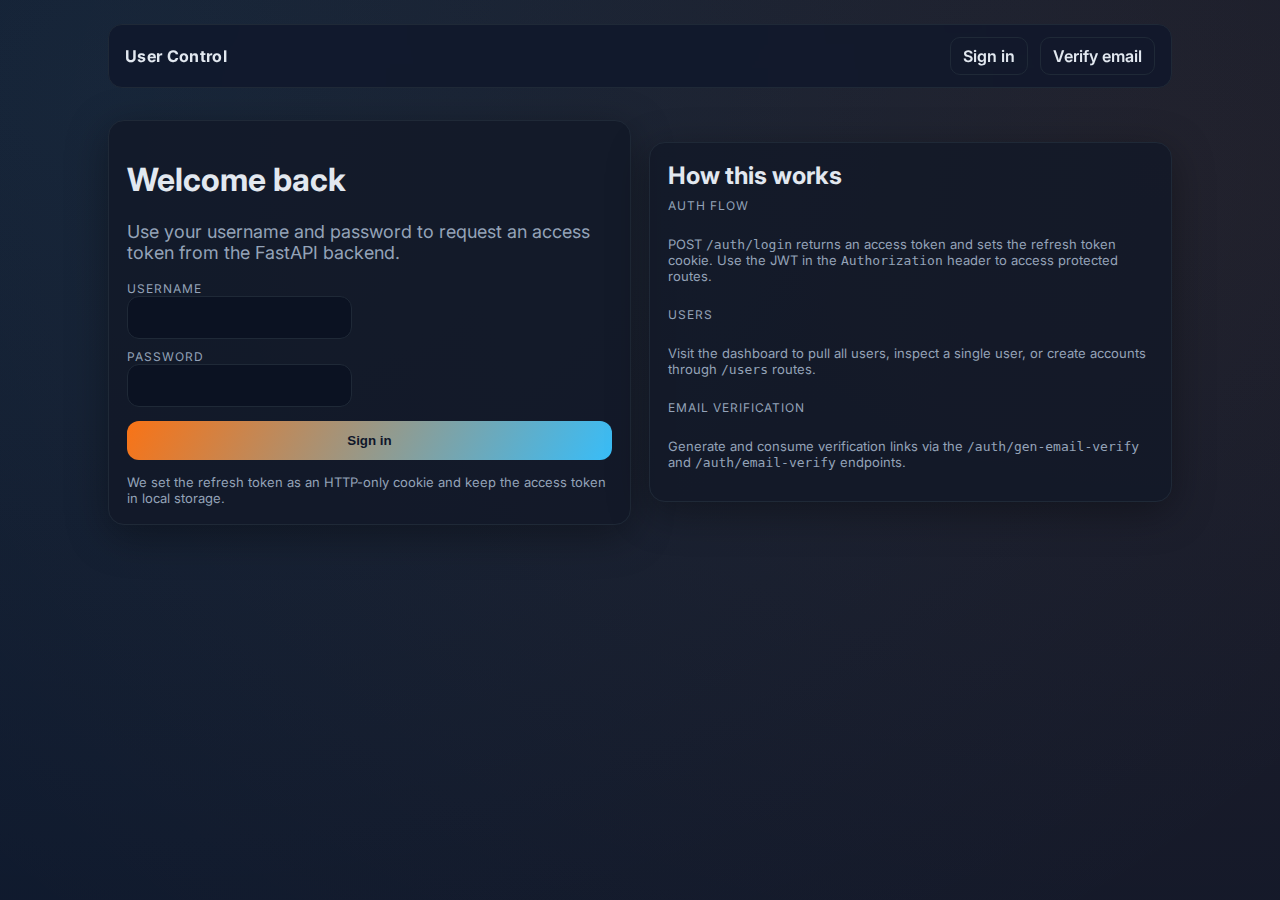
<file: frontend/index.html>
<!DOCTYPE html>
<html lang="en">
<head>
  <meta charset="UTF-8">
  <meta name="viewport" content="width=device-width, initial-scale=1.0">
  <title>User Control | Sign In</title>
  <link rel="preconnect" href="https://fonts.googleapis.com">
  <link rel="preconnect" href="https://fonts.gstatic.com" crossorigin>
  <link href="https://fonts.googleapis.com/css2?family=Inter:wght@400;600;700&display=swap" rel="stylesheet">
  <link rel="stylesheet" href="./assets/styles.css">
</head>
<body>
  <div class="page">
    <nav class="nav">
      <a class="brand" href="./index.html">User Control</a>
      <div class="nav-links">
        <a href="./index.html">Sign in</a>
        <a href="./verify.html">Verify email</a>
      </div>
    </nav>

    <section class="hero">
      <div class="card">
        <h1>Welcome back</h1>
        <p class="tagline">Use your username and password to request an access token from the FastAPI backend.</p>

        <div id="login-status" class="status" hidden></div>

        <form id="login-form" class="form">
          <div class="stack">
            <label>
              <div class="eyebrow">Username</div>
              <input class="input" type="text" name="username" autocomplete="username" required>
            </label>
            <label>
              <div class="eyebrow">Password</div>
              <input class="input" type="password" name="password" autocomplete="current-password" required>
            </label>
          </div>
          <button class="btn" type="submit">Sign in</button>
          <div class="small">We set the refresh token as an HTTP-only cookie and keep the access token in local storage.</div>
        </form>
      </div>

      <div class="card">
        <h2>How this works</h2>
        <div class="stack">
          <div class="eyebrow">Auth flow</div>
          <p class="small">POST <code>/auth/login</code> returns an access token and sets the refresh token cookie. Use the JWT in the <code>Authorization</code> header to access protected routes.</p>
          <div class="eyebrow">Users</div>
          <p class="small">Visit the dashboard to pull all users, inspect a single user, or create accounts through <code>/users</code> routes.</p>
          <div class="eyebrow">Email verification</div>
          <p class="small">Generate and consume verification links via the <code>/auth/gen-email-verify</code> and <code>/auth/email-verify</code> endpoints.</p>
        </div>
      </div>
    </section>
  </div>

  <script type="module" src="./scripts/login.js"></script>
</body>
</html>
</file>
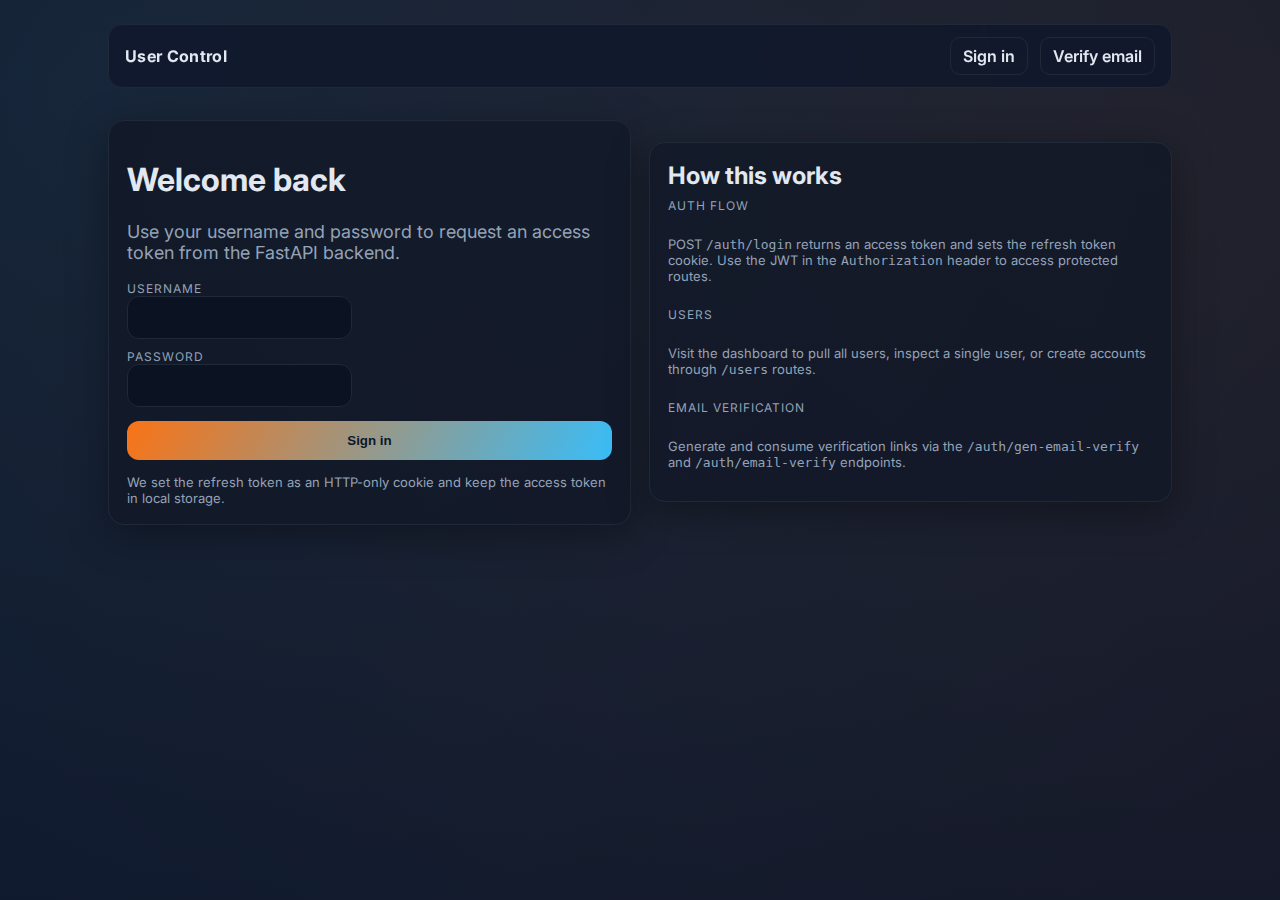
<file: frontend/create-user.html>
<!DOCTYPE html>
<html lang="en">
<head>
  <meta charset="UTF-8">
  <meta name="viewport" content="width=device-width, initial-scale=1.0">
  <title>User Control | Create user</title>
  <link rel="preconnect" href="https://fonts.googleapis.com">
  <link rel="preconnect" href="https://fonts.gstatic.com" crossorigin>
  <link href="https://fonts.googleapis.com/css2?family=Inter:wght@400;600;700&display=swap" rel="stylesheet">
  <link rel="stylesheet" href="./assets/styles.css">
</head>
<body>
  <div class="page">
    <nav class="nav">
      <a class="brand" href="./dashboard.html">User Control</a>
      <div class="nav-links">
        <a href="./dashboard.html">Dashboard</a>
        <a href="./users.html">Users</a>
        <a href="./create-user.html">Create user</a>
        <a href="./verify.html">Verify email</a>
        <button data-action="logout">Logout</button>
      </div>
      <div class="small" data-user-slot></div>
    </nav>

    <section class="card" style="margin-top: 24px;">
      <div class="inline-actions">
        <h1 style="margin: 0;">Create user</h1>
        <a class="btn btn-secondary" href="./users.html">Back to list</a>
      </div>
      <p class="tagline">POST <code>/users/create</code> requires an authenticated caller. Passwords must meet the backend policy.</p>

      <div id="create-status" class="status" hidden></div>

      <form id="create-form" class="form grid two-col">
        <label>
          <div class="eyebrow">Username</div>
          <input class="input" type="text" name="username" required>
        </label>
        <label>
          <div class="eyebrow">Display name</div>
          <input class="input" type="text" name="display_name" required>
        </label>
        <label>
          <div class="eyebrow">Email</div>
          <input class="input" type="email" name="email" required>
        </label>
        <label>
          <div class="eyebrow">Job title</div>
          <input class="input" type="text" name="job_title" required>
        </label>
        <label>
          <div class="eyebrow">Password</div>
          <input class="input" type="password" name="password" required>
        </label>
        <label>
          <div class="eyebrow">Bio</div>
          <textarea class="input" name="bio" rows="3" placeholder="Optional"></textarea>
        </label>
        <div class="grid" style="grid-column: 1 / -1; gap: 10px;">
          <button class="btn" type="submit">Create</button>
          <div class="small">Backend enforces username uniqueness and password rules (length, upper/lowercase, digit, symbol).</div>
        </div>
      </form>
    </section>
  </div>

  <script type="module" src="./scripts/create-user.js"></script>
</body>
</html>
</file>
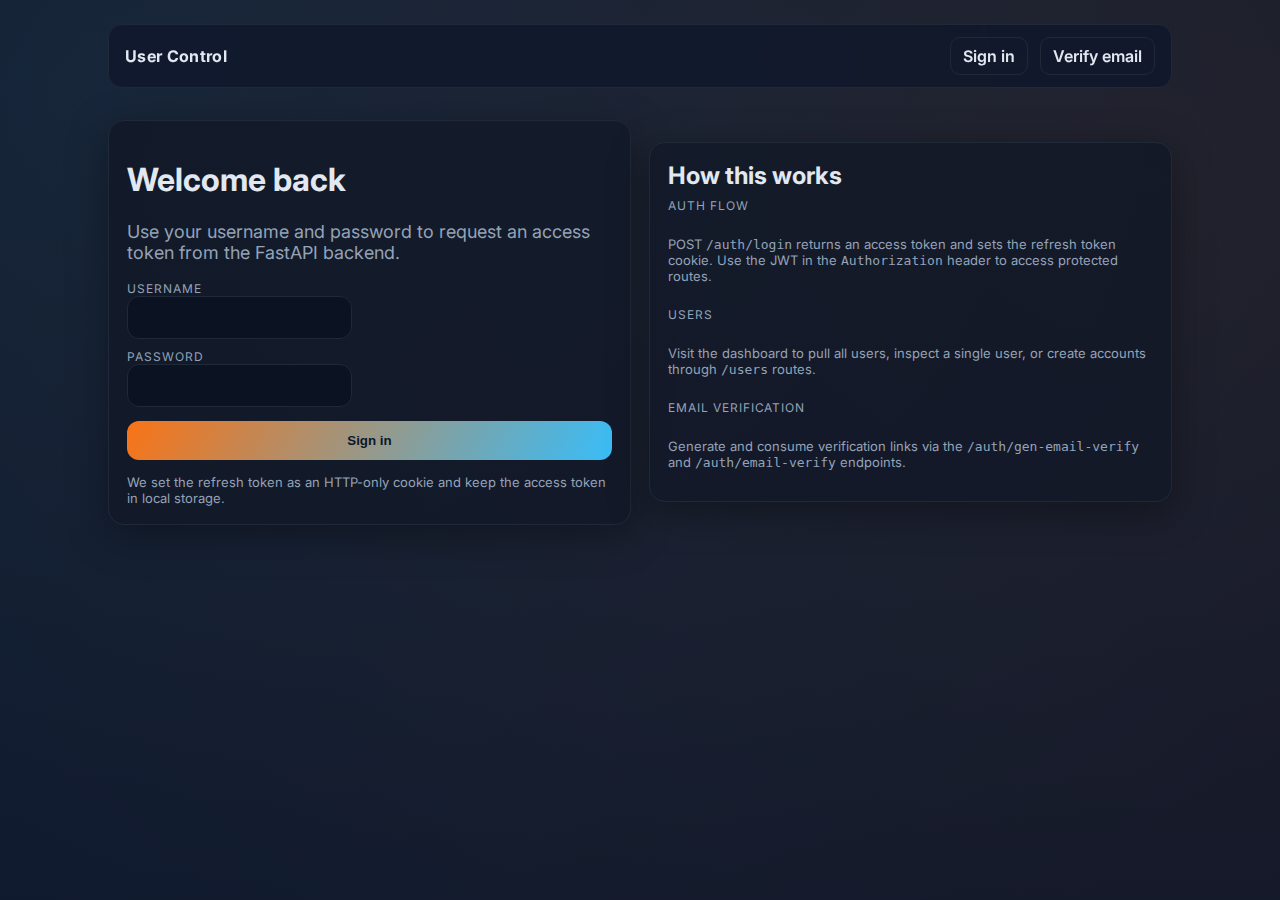
<file: frontend/dashboard.html>
<!DOCTYPE html>
<html lang="en">
<head>
  <meta charset="UTF-8">
  <meta name="viewport" content="width=device-width, initial-scale=1.0">
  <title>User Control | Dashboard</title>
  <link rel="preconnect" href="https://fonts.googleapis.com">
  <link rel="preconnect" href="https://fonts.gstatic.com" crossorigin>
  <link href="https://fonts.googleapis.com/css2?family=Inter:wght@400;600;700&display=swap" rel="stylesheet">
  <link rel="stylesheet" href="./assets/styles.css">
</head>
<body>
  <div class="page">
    <nav class="nav">
      <a class="brand" href="./dashboard.html">User Control</a>
      <div class="nav-links">
        <a href="./dashboard.html">Dashboard</a>
        <a href="./users.html">Users</a>
        <a href="./create-user.html">Create user</a>
        <a href="./verify.html">Verify email</a>
        <button data-action="logout">Logout</button>
      </div>
      <div class="small" data-user-slot></div>
    </nav>

    <section class="hero">
      <div class="card">
        <h1>Control center</h1>
        <p class="tagline">Inspect users, create accounts, and manage email verification with the FastAPI backend.</p>
        <div class="grid two-col">
          <div>
            <div class="eyebrow">Your auth token</div>
            <div id="token-preview" class="small"></div>
          </div>
          <div>
            <div class="eyebrow">Current user</div>
            <div id="current-user" class="small"></div>
          </div>
        </div>
      </div>

      <div class="card">
        <h2>Quick actions</h2>
        <div class="grid two-col">
          <a class="btn btn-secondary" href="./users.html">View all users</a>
          <a class="btn btn-secondary" href="./create-user.html">Create a user</a>
          <a class="btn btn-secondary" href="./verify.html">Verify email token</a>
          <button class="btn btn-secondary" id="generate-link">Generate my verification link</button>
        </div>
        <div id="dashboard-status" class="status" hidden></div>
      </div>
    </section>
  </div>

  <script type="module" src="./scripts/dashboard.js"></script>
</body>
</html>
</file>
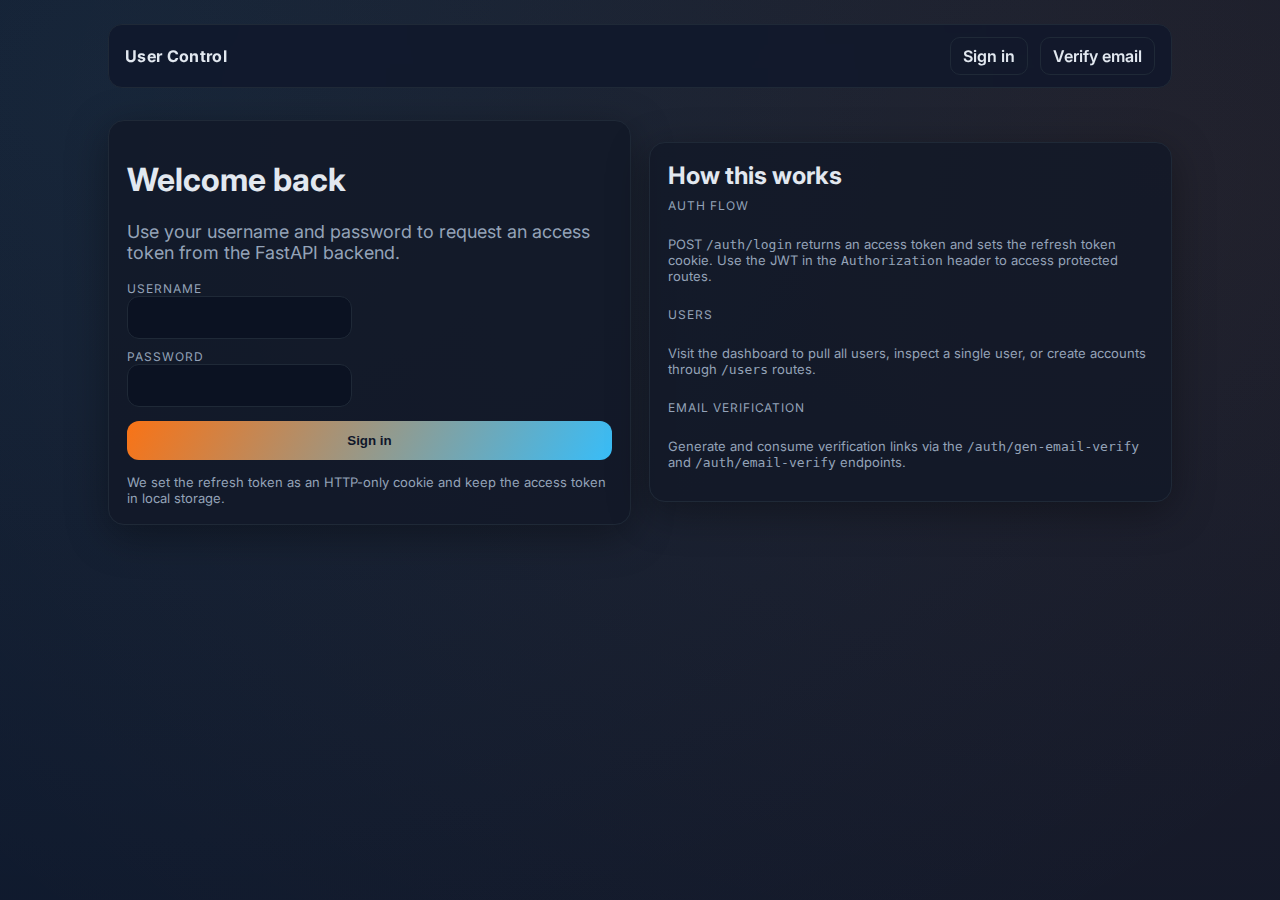
<file: frontend/user.html>
<!DOCTYPE html>
<html lang="en">
<head>
  <meta charset="UTF-8">
  <meta name="viewport" content="width=device-width, initial-scale=1.0">
  <title>User Control | User detail</title>
  <link rel="preconnect" href="https://fonts.googleapis.com">
  <link rel="preconnect" href="https://fonts.gstatic.com" crossorigin>
  <link href="https://fonts.googleapis.com/css2?family=Inter:wght@400;600;700&display=swap" rel="stylesheet">
  <link rel="stylesheet" href="./assets/styles.css">
</head>
<body>
  <div class="page">
    <nav class="nav">
      <a class="brand" href="./dashboard.html">User Control</a>
      <div class="nav-links">
        <a href="./dashboard.html">Dashboard</a>
        <a href="./users.html">Users</a>
        <a href="./create-user.html">Create user</a>
        <a href="./verify.html">Verify email</a>
        <button data-action="logout">Logout</button>
      </div>
      <div class="small" data-user-slot></div>
    </nav>

    <section class="card" style="margin-top: 24px;">
      <div class="inline-actions">
        <h1 style="margin: 0;">User detail</h1>
        <a class="btn btn-secondary" href="./users.html">Back to list</a>
        <button class="btn btn-secondary" id="generate-email-link" hidden>Generate verification link</button>
        <button class="btn btn-secondary" id="resend-email-link" hidden>Resend verification link</button>
      </div>
      <p class="tagline">Uses <code>GET /users/:id</code> to load the record. Email verification actions target the logged-in user.</p>
      <div id="user-status" class="status" hidden></div>
      <div id="user-content" class="grid two-col"></div>
    </section>
  </div>

  <script type="module" src="./scripts/user.js"></script>
</body>
</html>
</file>
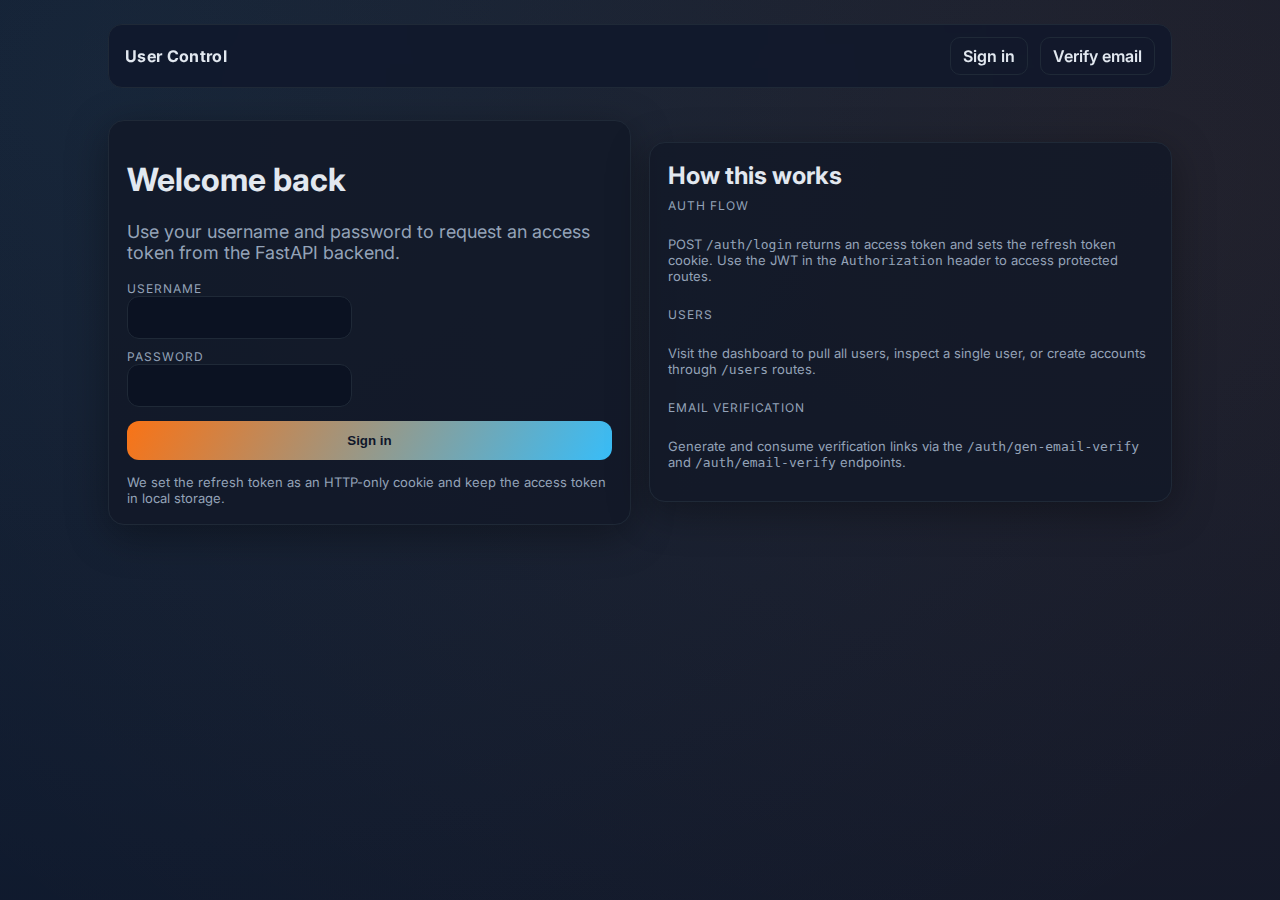
<file: frontend/users.html>
<!DOCTYPE html>
<html lang="en">
<head>
  <meta charset="UTF-8">
  <meta name="viewport" content="width=device-width, initial-scale=1.0">
  <title>User Control | Users</title>
  <link rel="preconnect" href="https://fonts.googleapis.com">
  <link rel="preconnect" href="https://fonts.gstatic.com" crossorigin>
  <link href="https://fonts.googleapis.com/css2?family=Inter:wght@400;600;700&display=swap" rel="stylesheet">
  <link rel="stylesheet" href="./assets/styles.css">
</head>
<body>
  <div class="page">
    <nav class="nav">
      <a class="brand" href="./dashboard.html">User Control</a>
      <div class="nav-links">
        <a href="./dashboard.html">Dashboard</a>
        <a href="./users.html">Users</a>
        <a href="./create-user.html">Create user</a>
        <a href="./verify.html">Verify email</a>
        <button data-action="logout">Logout</button>
      </div>
      <div class="small" data-user-slot></div>
    </nav>

    <section class="card" style="margin-top: 24px;">
      <div class="inline-actions">
        <h1 style="margin: 0;">All users</h1>
        <a class="btn btn-secondary" href="./create-user.html">New user</a>
        <button class="btn btn-secondary" id="refresh-users">Refresh</button>
      </div>
      <p class="tagline">Uses <code>GET /users</code> to fetch all records. Requires a valid JWT in the <code>Authorization</code> header.</p>
      <div id="users-status" class="status" hidden></div>
      <table class="table" id="users-table">
        <thead>
          <tr>
            <th>ID</th>
            <th>Username</th>
            <th>Email</th>
            <th>Job title</th>
            <th>Status</th>
            <th></th>
          </tr>
        </thead>
        <tbody id="users-body"></tbody>
      </table>
    </section>
  </div>

  <script type="module" src="./scripts/users.js"></script>
</body>
</html>
</file>
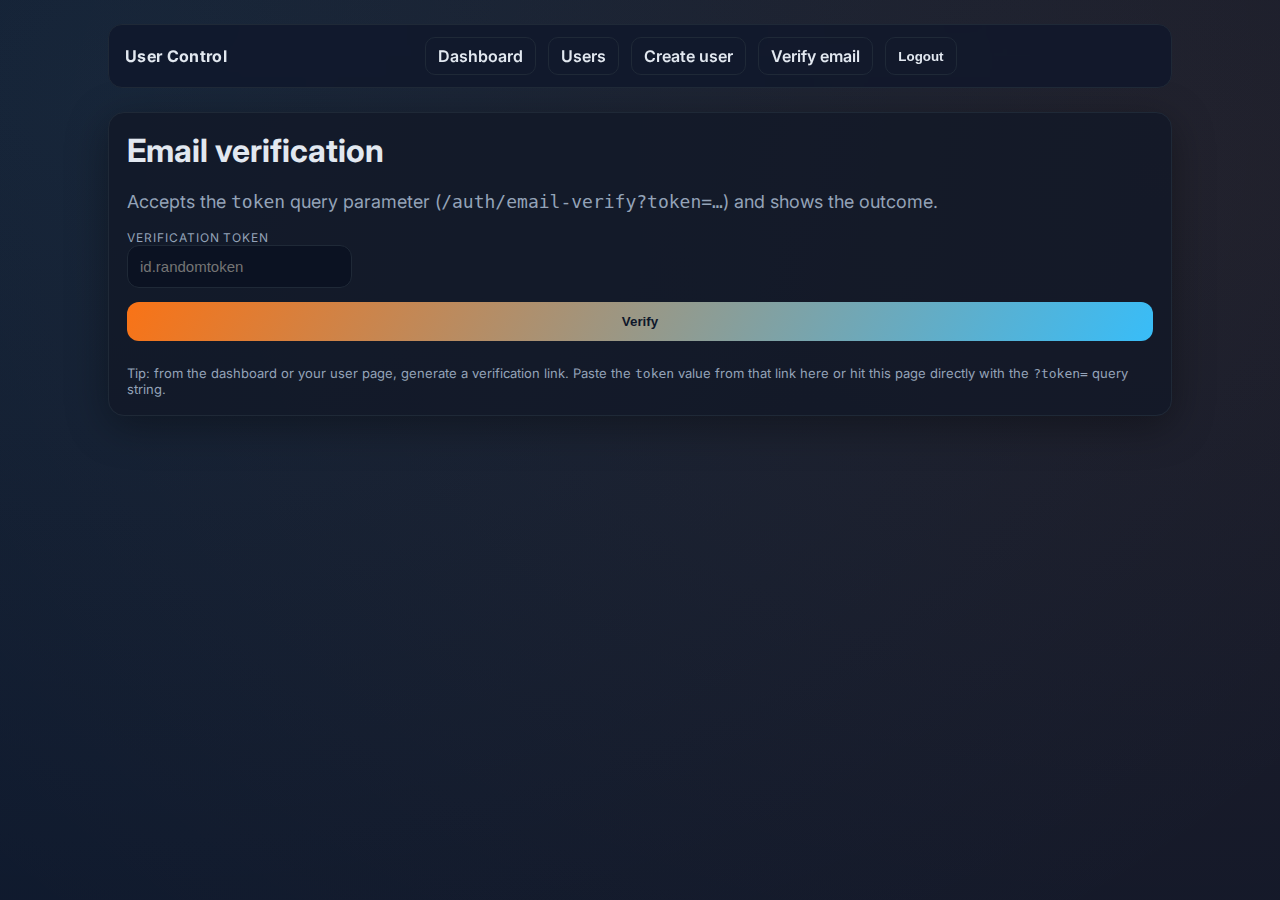
<file: frontend/verify.html>
<!DOCTYPE html>
<html lang="en">
<head>
  <meta charset="UTF-8">
  <meta name="viewport" content="width=device-width, initial-scale=1.0">
  <title>User Control | Verify email</title>
  <link rel="preconnect" href="https://fonts.googleapis.com">
  <link rel="preconnect" href="https://fonts.gstatic.com" crossorigin>
  <link href="https://fonts.googleapis.com/css2?family=Inter:wght@400;600;700&display=swap" rel="stylesheet">
  <link rel="stylesheet" href="./assets/styles.css">
</head>
<body>
  <div class="page">
    <nav class="nav">
      <a class="brand" href="./dashboard.html">User Control</a>
      <div class="nav-links">
        <a href="./dashboard.html">Dashboard</a>
        <a href="./users.html">Users</a>
        <a href="./create-user.html">Create user</a>
        <a href="./verify.html">Verify email</a>
        <button data-action="logout">Logout</button>
      </div>
      <div class="small" data-user-slot></div>
    </nav>

    <section class="card" style="margin-top: 24px;">
      <h1 style="margin-top: 0;">Email verification</h1>
      <p class="tagline">Accepts the <code>token</code> query parameter (<code>/auth/email-verify?token=…</code>) and shows the outcome.</p>

      <div id="verify-status" class="status" hidden></div>

      <form id="verify-form" class="form">
        <label>
          <div class="eyebrow">Verification token</div>
          <input class="input" type="text" name="token" required placeholder="id.randomtoken">
        </label>
        <button class="btn" type="submit">Verify</button>
      </form>

      <div class="footnote">
        Tip: from the dashboard or your user page, generate a verification link. Paste the <code>token</code> value from that link here or hit this page directly with the <code>?token=</code> query string.
      </div>
    </section>
  </div>

  <script type="module" src="./scripts/verify.js"></script>
</body>
</html>
</file>
<file: frontend/assets/styles.css>
:root {
  --bg: #0f172a;
  --panel: #111827;
  --card: #0b1222;
  --accent: #f97316;
  --accent-2: #38bdf8;
  --text: #e2e8f0;
  --muted: #94a3b8;
  --border: #1f2937;
  --success: #10b981;
  --warn: #f59e0b;
  font-family: "Inter", system-ui, -apple-system, BlinkMacSystemFont, "Segoe UI", sans-serif;
  color: var(--text);
  background: radial-gradient(120% 120% at 10% 10%, rgba(56, 189, 248, 0.08), transparent),
    radial-gradient(120% 120% at 90% 20%, rgba(249, 115, 22, 0.08), transparent),
    var(--bg);
}

*,
*::before,
*::after {
  box-sizing: border-box;
}

body {
  margin: 0;
  min-height: 100vh;
  background: transparent;
}

a {
  color: var(--accent-2);
  text-decoration: none;
}

a:hover {
  text-decoration: underline;
}

.page {
  max-width: 1100px;
  margin: 0 auto;
  padding: 24px 18px 48px;
}

.nav {
  display: flex;
  align-items: center;
  justify-content: space-between;
  background: rgba(15, 23, 42, 0.8);
  border: 1px solid var(--border);
  padding: 12px 16px;
  border-radius: 14px;
  backdrop-filter: blur(8px);
  position: sticky;
  top: 12px;
  z-index: 10;
}

.nav a.brand {
  font-weight: 700;
  color: var(--text);
  letter-spacing: 0.02em;
}

.nav-links {
  display: flex;
  gap: 12px;
}

.nav-links a,
.nav-links button {
  background: transparent;
  color: var(--text);
  border: 1px solid var(--border);
  border-radius: 10px;
  padding: 8px 12px;
  cursor: pointer;
  font-weight: 600;
}

.nav-links a:hover,
.nav-links button:hover {
  border-color: var(--accent);
}

.hero {
  display: grid;
  grid-template-columns: repeat(auto-fit, minmax(320px, 1fr));
  gap: 18px;
  align-items: center;
  margin: 32px 0;
}

.card {
  background: rgba(17, 24, 39, 0.8);
  border: 1px solid var(--border);
  border-radius: 16px;
  padding: 18px;
  box-shadow: 0 10px 40px rgba(0, 0, 0, 0.35);
}

.card h2 {
  margin: 0 0 8px;
}

.muted {
  color: var(--muted);
}

.form {
  display: flex;
  flex-direction: column;
  gap: 14px;
}

.input {
  background: var(--card);
  border: 1px solid var(--border);
  border-radius: 12px;
  padding: 12px;
  color: var(--text);
  font-size: 15px;
}

.input:focus {
  outline: 1px solid var(--accent-2);
  border-color: var(--accent-2);
}

.btn {
  border: none;
  border-radius: 12px;
  padding: 12px;
  font-weight: 700;
  background: linear-gradient(120deg, var(--accent), var(--accent-2));
  color: #0f172a;
  cursor: pointer;
  transition: transform 120ms ease, box-shadow 120ms ease;
}

.btn:hover {
  transform: translateY(-1px);
  box-shadow: 0 8px 20px rgba(0, 0, 0, 0.35);
}

.btn-secondary {
  background: var(--panel);
  color: var(--text);
  border: 1px solid var(--border);
}

.status {
  padding: 10px 12px;
  border-radius: 12px;
  border: 1px solid var(--border);
}

.status[data-type="error"] {
  border-color: rgba(248, 113, 113, 0.5);
  color: #fecdd3;
  background: rgba(127, 29, 29, 0.3);
}

.status[data-type="success"] {
  border-color: rgba(16, 185, 129, 0.6);
  color: #bbf7d0;
  background: rgba(6, 95, 70, 0.25);
}

.status[data-type="info"] {
  border-color: rgba(56, 189, 248, 0.4);
  color: #bae6fd;
  background: rgba(8, 47, 73, 0.4);
}

.table {
  width: 100%;
  border-collapse: collapse;
  margin-top: 8px;
}

.table th,
.table td {
  padding: 12px 10px;
  text-align: left;
  border-bottom: 1px solid var(--border);
}

.table th {
  color: var(--muted);
  font-size: 13px;
  letter-spacing: 0.04em;
  text-transform: uppercase;
}

.pill {
  display: inline-flex;
  align-items: center;
  gap: 6px;
  padding: 6px 10px;
  border-radius: 999px;
  font-size: 12px;
  border: 1px solid var(--border);
}

.pill-success {
  background: rgba(16, 185, 129, 0.15);
  border-color: rgba(16, 185, 129, 0.4);
  color: #a7f3d0;
}

.pill-warn {
  background: rgba(245, 158, 11, 0.12);
  border-color: rgba(245, 158, 11, 0.35);
  color: #fef3c7;
}

.pill-ghost {
  background: rgba(255, 255, 255, 0.05);
  border-color: rgba(255, 255, 255, 0.12);
}

.eyebrow {
  text-transform: uppercase;
  font-size: 12px;
  letter-spacing: 0.08em;
  color: var(--muted);
}

.title {
  font-size: 24px;
  font-weight: 700;
}

.user-card {
  display: grid;
  grid-template-columns: repeat(auto-fit, minmax(180px, 1fr));
  gap: 12px;
}

.grid {
  display: grid;
  gap: 12px;
}

.two-col {
  grid-template-columns: repeat(auto-fit, minmax(260px, 1fr));
}

.stack {
  display: flex;
  flex-direction: column;
  gap: 10px;
}

.tagline {
  font-size: 18px;
  color: var(--muted);
  margin-top: 8px;
}

.small {
  font-size: 13px;
  color: var(--muted);
}

.inline-actions {
  display: flex;
  gap: 8px;
  align-items: center;
  flex-wrap: wrap;
}

.footnote {
  margin-top: 24px;
  color: var(--muted);
  font-size: 13px;
}

@media (max-width: 640px) {
  .nav {
    flex-direction: column;
    gap: 10px;
    align-items: flex-start;
  }

  .nav-links {
    flex-wrap: wrap;
  }
}
</file>
